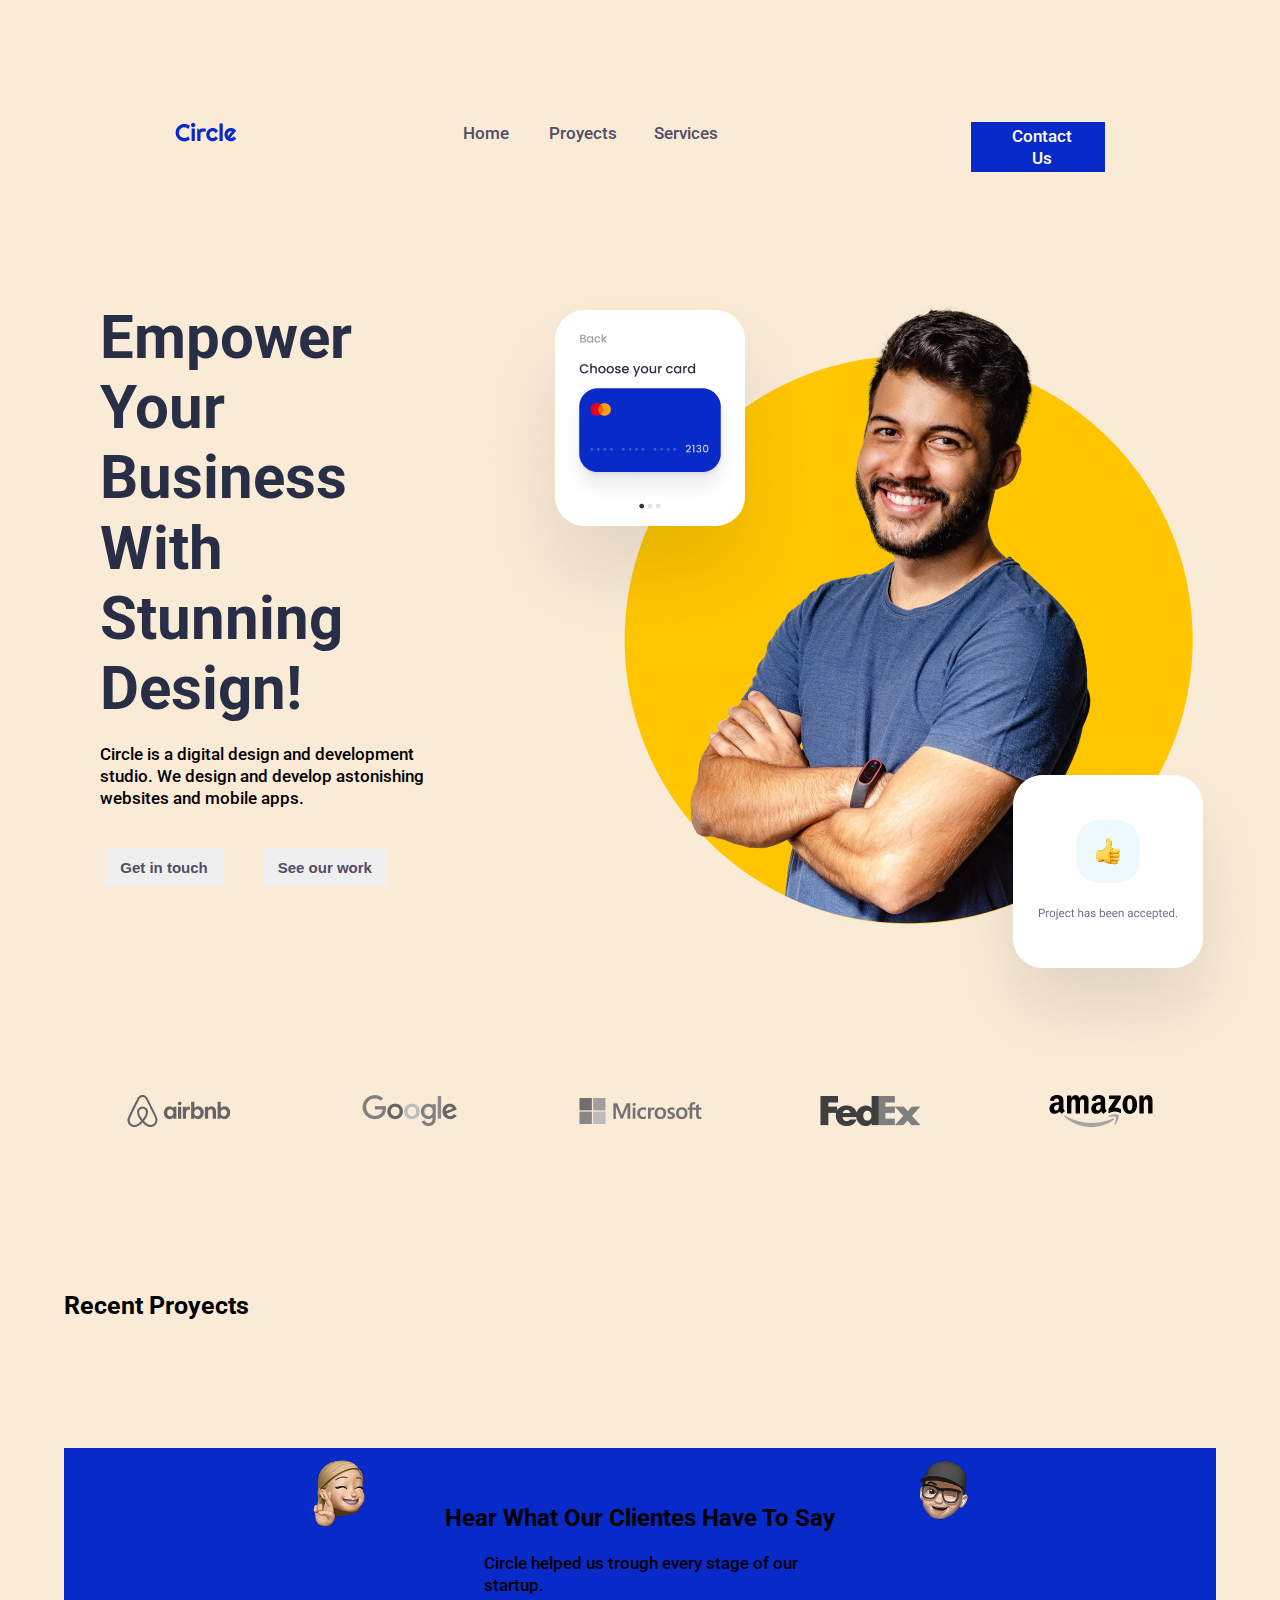
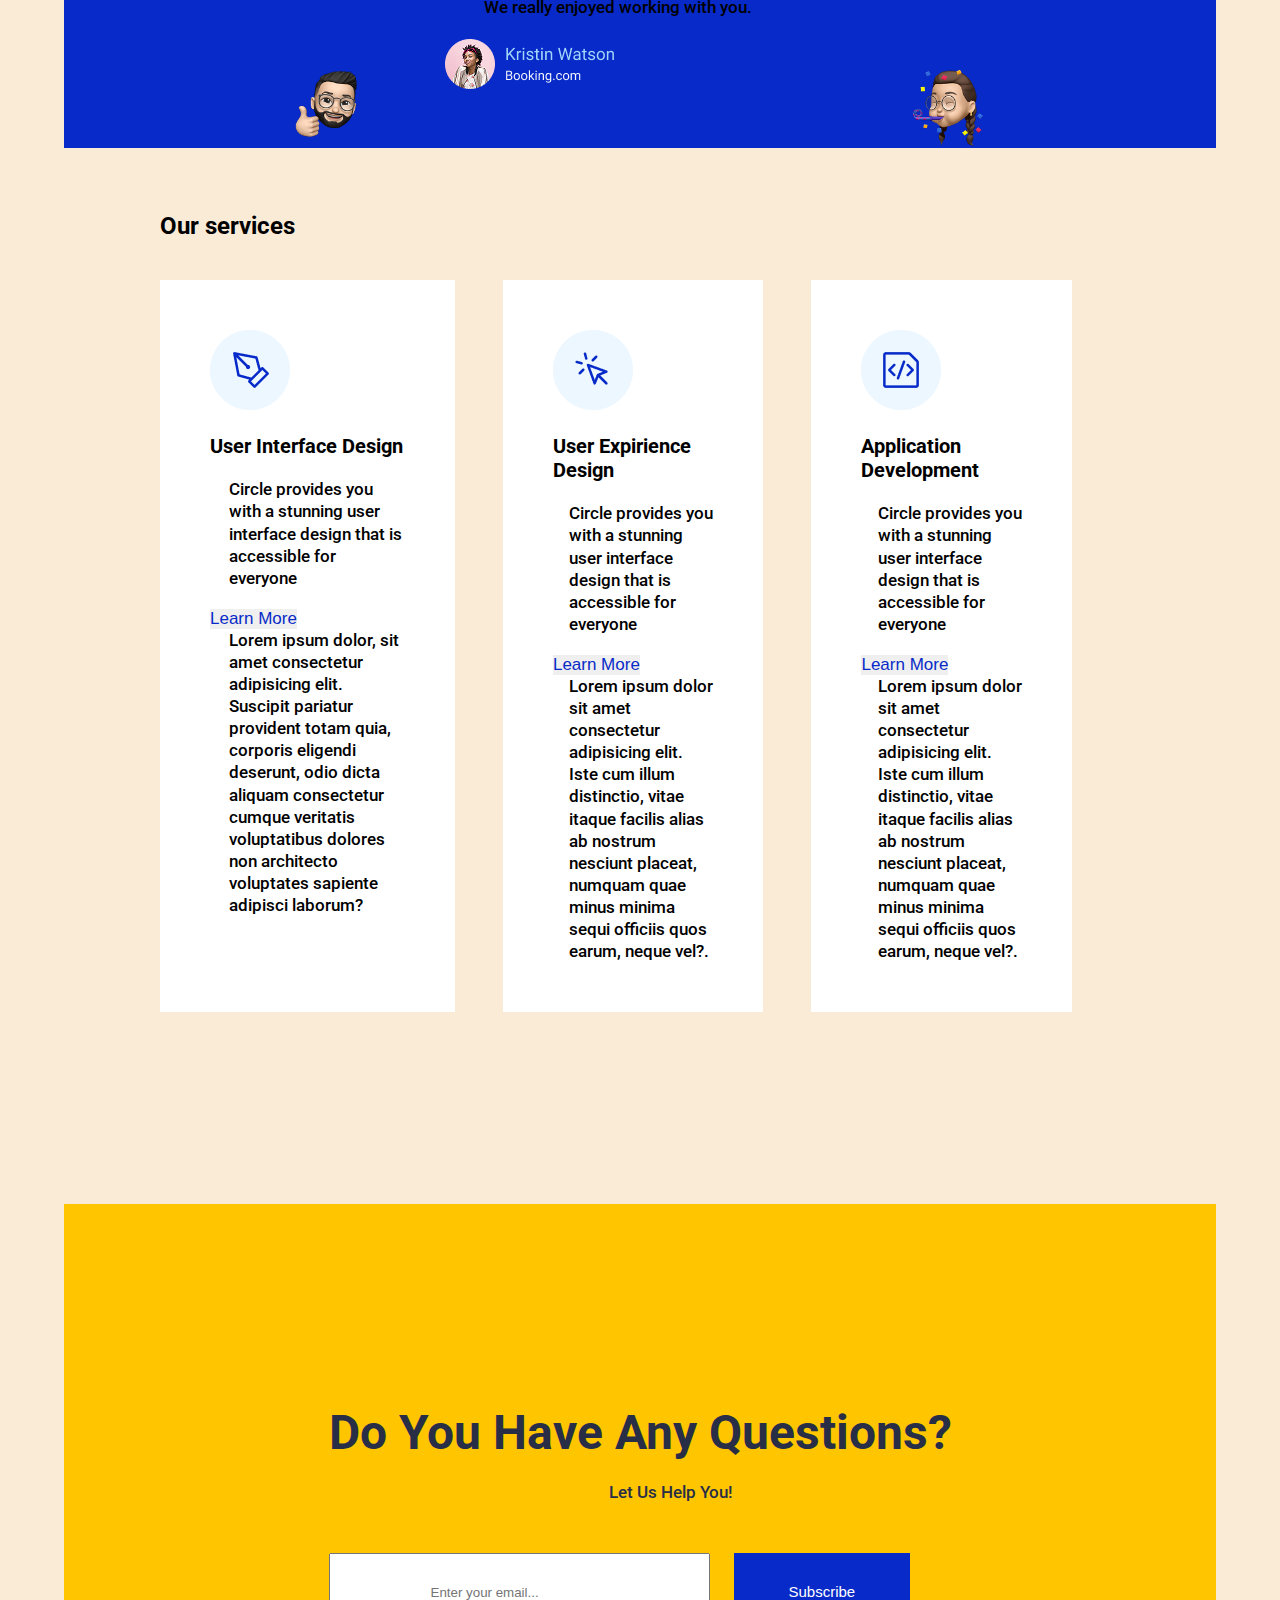
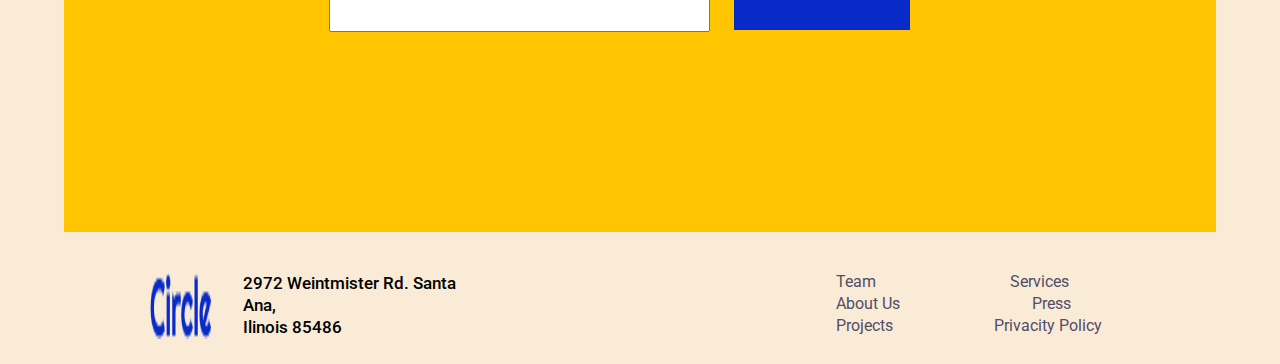
<file: homePage/homePage.html>
<!DOCTYPE html>
<html lang="en">
<head>
    <meta charset="UTF-8">  
    <meta name="viewport" content="width=device-width, initial-scale=1.0">
    <title>Final Proyect Modulo 1</title>
    <link rel="preconnect" href="https://fonts.googleapis.com">
    <link rel="preconnect" href="https://fonts.gstatic.com" crossorigin>
    <link href="https://fonts.googleapis.com/css2?family=Manrope:wght@200..800&family=Roboto:ital,wght@0,100..900;1,100..900&family=Source+Serif+4:ital,opsz,wght@0,8..60,200..900;1,8..60,200..900&family=Yrsa:ital,wght@0,300..700;1,300..700&display=swap" rel="stylesheet">
    <link rel="stylesheet" href="css/styles.css"/>
</head>
<body>
    <header>
        <nav>
            <div class="navbar-container">    
                    <div class="navbar-title">
                        <img alt="Logo" src="css/images/Logo.png" class="navbar-logo">
                    </div>
                    <div class="navbar-menu">
                        <ul>
                            <li><a href="homePage.html"><p>Home</p></a></li>
                            <li><a href="../proyectPage/proyectPage.html"><p>Proyects</p></a></li>
                            <li><a href="#service-section"><p>Services</p></a></li>
                        </ul>
                    </div>
                    <div class="navbar-button">
                        <a href="../contactUsPage/contactUs.html">
                            <button type="contact"><p>Contact Us</p></button>
                        </a>
                    </div>
            </div>
        </nav>
        <div class="hero">
            <div class="hero-container">

                <div class="hero-content">
                    <h1>Empower Your Business With Stunning Design!</h1>
                    <p>
                        Circle is a digital design and development studio. We design and develop astonishing websites and mobile apps.
                    </p>
                    <div class="hero-content-button">
                    <button class="content-button"> Get in touch </button>
                    <button class="content-button"> See our work </button>
                    </div>
                </div>
                
                    
                    <div class="hero-image-man">
                        <img class="hero-image" alt="hombre" src="css/images/Hero Image.png">
                            
                        <img src="css/images/Card 1.png" class="hero-image-card1">
                            
                            
                        <img src="css/images/Card 2.png" class="hero-image-card2">
                            

                    </div>
                

            </div>
        </div>
        <div class="logos">
            <ul class="list-logos">
                <li><i><img src="css/logos/Group 23.png"></img></i></li>
                <li><i><img src="css/logos/Group 24.png"></img></i></li>
                <li><i><img src="css/logos/Group 25.png"></img></i></li>
                <li><i><img src="css/logos/Group 26.png"></img></i></li>
                <li><i><img src="css/logos/Group 27.png"></img></i></li>
            </ul>
        </div>
    </header>
    <div class="recent-proyect">
        <div class="recent-proyect-title"> Recent Proyects </div>
        
            <div class="recent-proyect-articles">
            
            </div>
           
        
    </div>
    <div class="testimonial-section">
        
            
            <div class="content">
                <h2>Hear What Our Clientes Have To Say</h2>
                <p> Circle helped us trough every stage of our startup.<br>
                We really enjoyed working with you.</p>
                <img src="css/images/Client's Information.png" id="img-clientsInfo">
            </div>
          
    </div>
    <div id="service-section">
        <div class="service-container">
            <h2 class="our-services">Our services </h2>
            <div class="services">
                
                <div class="service-1">
                    <img src="css/icons/icon1.png" id="icon1">
                    <h3>User Interface Design</h3>
                    <p>Circle provides you with a stunning user interface design that is accessible for everyone</p>
                    <button class="toggle-btn" onclick="toggleText('texto1')">Learn More</button>
                    <div id="texto1" class="toggle-text">
                    <p>Lorem ipsum dolor, sit amet consectetur adipisicing elit. Suscipit pariatur provident totam quia, corporis eligendi deserunt, odio dicta aliquam consectetur cumque veritatis voluptatibus dolores non architecto voluptates sapiente adipisci laborum?</p>
                    </div>


                </div>
                <div class="service-2">
                    <img src="css/icons/icon2.png" id="icon2">
                    <h3>User Expirience Design </h3>
                    <p>Circle provides you with a stunning user interface design that is accessible for everyone</p>
                    <button class="toggle-btn" onclick="toggleText('texto2')">Learn More</button>
                    <div id="texto2" class="toggle-text">
                        <p>Lorem ipsum dolor sit amet consectetur adipisicing elit. Iste cum illum distinctio, vitae itaque facilis alias ab nostrum nesciunt placeat, numquam quae minus minima sequi officiis quos earum, neque vel?.</p>
                      </div>

                </div>
                <div class="service-3">
                    <img src="css/icons/icon3.png" id="icon3">
                    <h3>Application Development </h3>
                    <p>Circle provides you with a stunning user interface design that is accessible for everyone</p>
                    <button class="toggle-btn" onclick="toggleText('texto3')">Learn More</button>
                    <div id="texto3" class="toggle-text">
                    <p>Lorem ipsum dolor sit amet consectetur adipisicing elit. Iste cum illum distinctio, vitae itaque facilis alias ab nostrum nesciunt placeat, numquam quae minus minima sequi officiis quos earum, neque vel?.</p>
                    </div>

                    

                </div>

            </div>
        </div>
    </div>
    <div class="cta-section">
        <div class="cta-container">
            <h2>Do You Have Any Questions?</h2>
            <p>Let Us Help You!</p>
            <form>
                <label for="email"></label>
                <input id="email" placeholder="Enter your email...">
                <button>Subscribe</button>
            </form>

        </div>
    </div>
    <footer class="footer-homePage">
        <div class="footer-container">
            <div class="footer-content">
                <img alt="Logo" src="css/images/Logo.png" class="footer-logo">
                <p>2972 Weintmister Rd. Santa Ana,<br>
                    Ilinois 85486</p>
            </div>
            <div class="footer-links">
                <a>Team</a>
                <a>Services</a>
                <a>About Us</a>
                <a>Press</a>
                <a>Projects</a>
                <a>Privacity Policy</a>
            </div>
        </div>
    </footer>
   
    <script src="./script.js"></script>
</body>
</html>
</file>
<file: homePage/css/styles.css>
/* Variables */
:root {
  --primary-color: #072ac8;
  --accent-color: #43d2ff;
  --primary-hover-color: #a2d619;
  --primary-tapped-color: #d1edff;
  --neutral-dark-color: #292e47;
  --neutral-ligth-color: #f2f4fc;
  --neutral-ligthblue-color: #ecf7ff;
  --secondary-color: #ffc600;
  --text: #514d67;
}
/* Reset */
* {
  margin: 0 auto;
  padding: 0;
  box-sizing: border-box;
}

/*Body*/
body {
  background-color: antiquewhite;
}
/* Typography */

html {
  font-family: "Roboto", serif;
  font-optical-sizing: auto;
  font-style: normal;
}
/*
  h1 { width: 537px; height: 70;top: 104px; left: 758px; border: 1px; font-weight: 700; font-size: 60px; line-height: ; letter: 0%; border:1px #000000 t; shadow: 0 4 4 0 #000000 2..; }
  h2 {width: 448px; height: 59;top: 198px; left: 759px; font-weight: 700; font-size: 50px; line-height: 58.59; letter: 0%;}
  h3 {width: 359px; height: 47;top: 281px; left: 759px; font-weight: 700; font-size: 40px; line-height: 46.88; letter: 0%;}
  h4 {width: 215px; height: 28;top: 352px; left: 759px; font-weight: 700; font-size: 24px; line-height: 28.13; letter: 0%;}
  h5 {width: 289px; height: 28;top: 404px; left: 759px; font-weight: 500; font-size: 24px; line-height: 28.13; letter: 0%;}*/
.hidden {
  display: none;
}
p {
  font-family: Roboto;
  font-weight: 500;
  font-size: 17px;
  line-height: 22.1px;
  letter-spacing: 0%;
  margin-left: 10%;
}
.text-headline-regular {
  width: 188px;
  height: 26;
  top: 510px;
  left: 759px;
  font-weight: 400;
  font-size: 17px;
  line-height: 25.5;
  letter: 0%;
}
.text-headline-medium {
  width: 194px;
  height: 22;
  top: 554px;
  left: 759px;
  font-weight: 500;
  font-size: 17px;
  line-height: 22.1;
  letter: 0%;
}

/* Colors */
.text {
  color: var(--text);
}

/* Layout */

/* Spacing */

/* Navbar */

nav {
  width: 100%;
  padding: 5%;
}
.navbar-container {
  display: flex;
  flex-direction: row;
  justify-content:space-around;
  margin-top: 5%;
}

a {
  text-decoration: none;
}
.navbar-title {
  color: var(--primary-color);
}
.navbar-menu {
}
.navbar-menu ul li {
  padding-right: 1cm;
  color: var(--text);
}
nav ul {
  display: flex;
  flex-direction: row;
  list-style-type: none;
}
a {
  color: var(--text);
}

.navbar-button button {
  color: white;
  background-color: var(--primary-color);
  border: none;
  padding: 3px 25px;
}

/* Hero */
.hero {
  width: 90%;
}
.hero-container {
  display: flex;
  flex-direction: row;
  margin-top:5%;
}
.hero-content {
  display: flex;
  flex-direction: column;
  align-items: center;
  justify-content: center;
  padding-right: 15%;
}
.hero-content-button {
  display: flex;
  flex-direction: row;
  align-items: center;
  justify-content: center;
}
.content-button {
  margin: 40px 20px;
  padding: 10px 15px;
  background-color: none;
  color: #514d67;
  font-weight: 700;
  font-size: 15px;
  border: none;
}
h1 {
  margin-left: 10%;
  margin-bottom: 5%;
  border-width: 1px;
  font-family: Roboto;
  font-weight: 700;
  font-size: 60px;
  line-height: 70.31px;
  letter-spacing: 0%;
  color: var(--neutral-dark-color);
}
/* 
.hero-image {
    display: flex;
    flex-wrap: wrap;
} */

.hero-image-man {
  position: relative;
}
.hero-image-card1 {
  position: absolute;
  z-index: 1;
  top: -30px;
  left: -140px;

}
.hero-image-card2 {
  position: absolute;
  z-index: 1;
  bottom: -150px;
  right: -65px;
}
/*LOGOS*/

.logos {
  width: 90%;
  margin-top: 10%;
  margin-bottom: 10%;
}
.logos ul li {
  display: flex;
  flex-direction: row;
  flex-wrap: wrap;
  align-items: center;
  text-decoration: none;
}

.list-logos {
  display: flex;
  flex-direction: row;
}
/*RECENT PROYECTS */

.recent-proyect {
  font-size: 25px;
  font-weight: 700;
  width: 90%;
  height: 50%;
  margin-bottom: 10%;
}
.recent-proyect-articles {
  display: flex;
  flex-direction: row;
  width: 100%;
  
}
.recent-article{
  background-color: #292e47;
  color: #d1edff;
  padding: 20px;
  margin: 20px; 
}

#buttonId{
  display: block;
  color: white;
  background-color: var(--primary-color);
  border: none;
  padding: 3px 25px;
  margin-top: 20px;
  
}


/*TESTIMONIAL SECTION */
.testimonial-section {
  display: flex;
  flex-wrap: wrap;
  justify-content: center;
  align-items: center;
  background-color: var(--primary-color);
  background-image: url("./images/Memojis.png");
  background-size: contain;
  background-position: center;
  background-repeat: no-repeat;
  width: 90%;
  height: 600px;
}
.testimonial-section p {
  margin-top: 20px;
  margin-bottom: 20px;
}

/* SERVICES */

#service-section {
  margin-top: 5%;
  margin-bottom: 5%;
  width: 75%;
}
.services {
  display: flex;
  flex-direction: row;
}
.service-1,
.service-2,
.service-3 {
  margin-right: 5%;
  background-color: white;
  padding: 50px;
  font-stretch: expanded;
}
#icon-1,
#icon-2,
#icon-3 {
  margin-bottom: 30px;
  width: 15%;
}
.our-services {
  margin-bottom: 40px;
}
h3 {
  font-size: 20px;
  margin-top: 20px;
  margin-bottom: 20px;
}
.toggle-btn {
  font-size: 17px;
  border: none;
  color: #072ac8;
  margin-top: 20px;
}
.cta-section {
  background-color: #ffc600;
  width: 90%;
  display: flex;
  justify-content: center;
  padding: 200px;
  margin-top: 15%;
  margin-bottom: 40px;
}
.cta-container h2 {
  font-size: 300%;
  color: #292e47;
  margin-bottom: 20px;
}
.cta-container p {
  color: #292e47;
  text-align: center;
  margin-bottom: 30px;
}
.cta-container button {
  font-size: 15px;
  color: white;
  background-color: #072ac8;
  border: none;
  padding: 30px 55px;
  text-align: end;
}
#email{
  padding: 30px 100px;
  margin-right: 20px;
}

footer {
  width: 100%;
  margin-bottom: 25px;
}
.footer-logo{
  
}
.footer-homePage div {
  display: flex;
  flex-direction: row;
}
.footer-links {
  display: flex;
  flex-wrap: wrap;
}
.footer-links a {
  margin-left: 20%;
}
/* @media (min-width:800px){
  body {
    width: 90%;
  }
  nav{
    width: 90%;
  }
  .hero-container {
    flex-direction: column;
  }
  .services,
  .recent-proyect-articles,
  .hero-container {
    flex-direction: column;
    width: 90%;
  }
   .recent-article{
    margin-top: 15%;
    width:90%;
  } 
  .testimonial-section {
    height: 300px;
  }
  footer{
    width: 85%;
    flex-direction: column;
  }

} */
@media (max-width: 700px) {
  body {
    width: 90%;
  }
  /* .navbar-container{
    flex-direction: column;
    
    justify-content: center;
    align-items: center;
  } */
  nav{
    width:90%;
  }
  nav ul {
    padding-right: auto;
    padding-top: 20%;
    margin-top: 5%;
    flex-direction: column;
  }
  .hero-container {
    flex-direction: column;
  }
  .hero-content{
    text-align: center;
  }
  .list-logos {
    flex-direction: column;
  }
  
  .our-services{
    padding-top: 20px;
  }

  .services,
  .recent-proyect-articles,
  .hero-container {
    flex-direction: column;
    width: 90%;
    margin-top: 15%;
  }
  .recent-article{
    margin-top: 15%;
    width:90%;
  }

  .services > * {
    width:90%;
  }

  .hero-image {
    width: 90%;
  }
  .hero-image-card1,
  .hero-image-card2 {
    display: none;
  }

  .testimonial-section {
    background: #ffc600;
  }
}
/* .cta-container{
  display: flex;
  flex-direction: column;
  justify-content: center;
  align-items: center;
} */
.cta-container h2{
 text-align: center;
}
.cta-container button{
  justify-content: center;
  align-items: center;
  margin-top: 20px;
}
.testimonial-section {
  height: 300px;
}
.footer-homePage{
  flex-direction: column;

}
</file>
